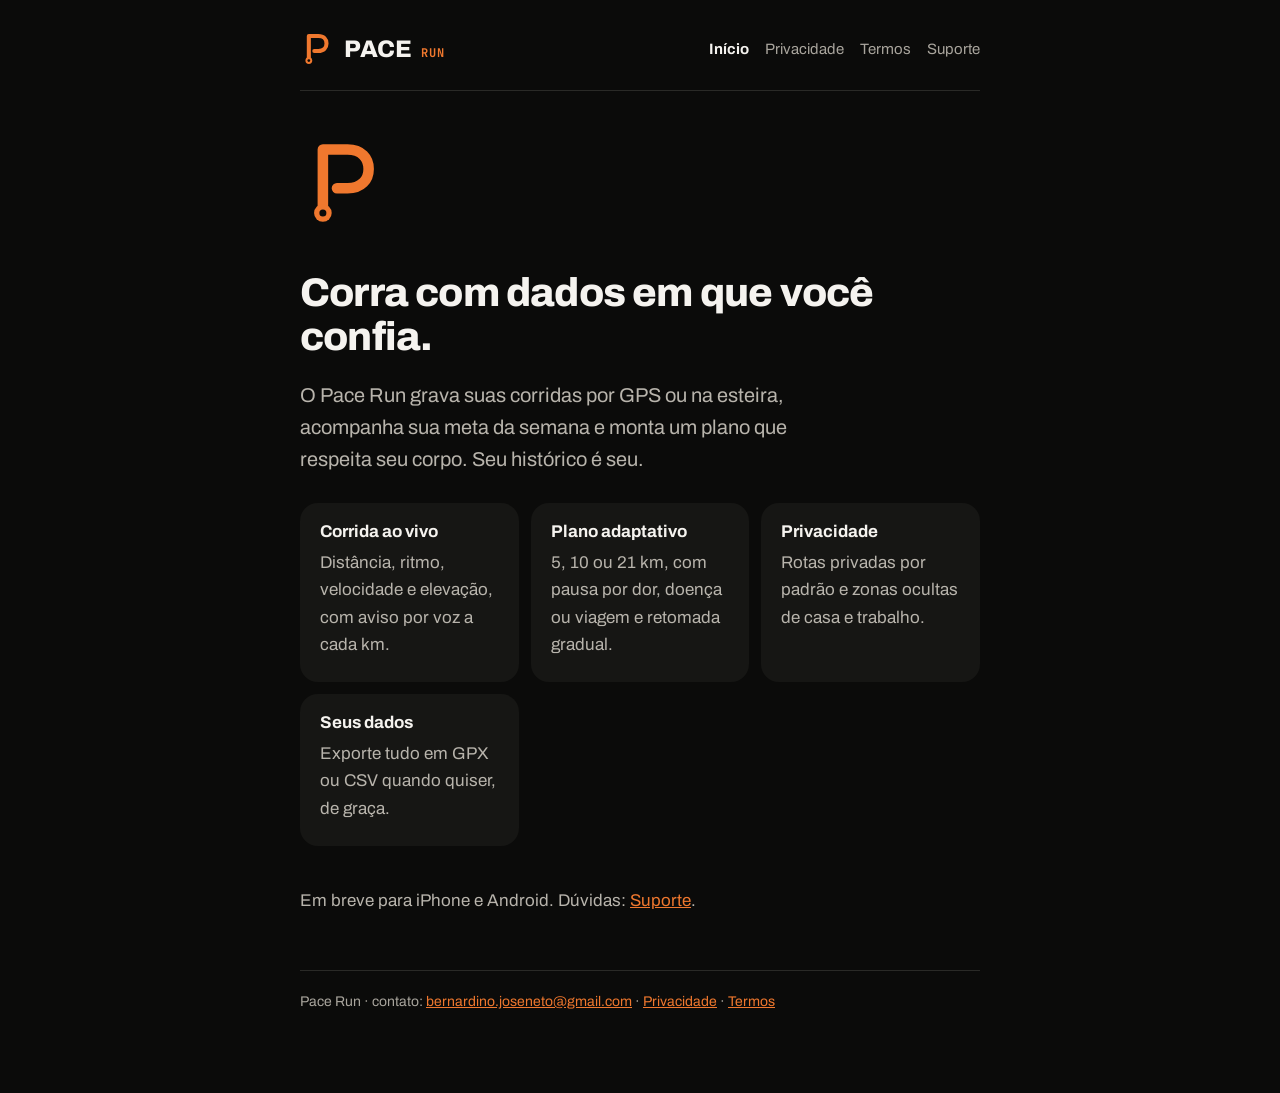
<file: index.html>
<!doctype html>
<html lang="pt-BR">
<head>
<meta charset="utf-8">
<meta name="viewport" content="width=device-width, initial-scale=1">
<title>Pace Run · app de corrida</title>
<meta name="description" content="App de corrida com GPS, metas semanais e plano adaptativo.">
<meta name="theme-color" content="#0B0B0A">
<link rel="icon" href="favicon.svg" type="image/svg+xml">
<link rel="preconnect" href="https://fonts.googleapis.com">
<link rel="preconnect" href="https://fonts.gstatic.com" crossorigin>
<link href="https://fonts.googleapis.com/css2?family=Archivo:wght@400;600;700;800&family=JetBrains+Mono:wght@600;700&display=swap" rel="stylesheet">
<link rel="stylesheet" href="style.css">
</head>
<body>
<main>
<header class="top">
<a class="brand" href="index.html" aria-label="Pace Run, início"><svg viewBox="0 0 100 100" aria-hidden="true"><defs><mask id="h"><rect x="-50" y="-50" width="200" height="200" fill="#fff"/><circle cx="30" cy="86" r="4" fill="#000"/></mask></defs><g mask="url(#h)" transform="translate(-4 -2)"><path d="M30 86 V14 H58 C74 14 82 24 82 36 C82 48 74 58 58 58 H46" fill="none" stroke="#F0782E" stroke-width="12" stroke-linecap="round" stroke-linejoin="round"/><circle cx="30" cy="86" r="10" fill="#F0782E"/></g></svg><b>PACE</b><span>RUN</span></a>
<nav aria-label="Páginas"><a href="index.html" aria-current="page">Início</a><a href="privacidade.html">Privacidade</a><a href="termos.html">Termos</a><a href="suporte.html">Suporte</a></nav>
</header>

<section class="hero">
<svg viewBox="0 0 100 100" aria-hidden="true"><defs><mask id="h"><rect x="-50" y="-50" width="200" height="200" fill="#fff"/><circle cx="30" cy="86" r="4" fill="#000"/></mask></defs><g mask="url(#h)" transform="translate(-4 -2)"><path d="M30 86 V14 H58 C74 14 82 24 82 36 C82 48 74 58 58 58 H46" fill="none" stroke="#F0782E" stroke-width="12" stroke-linecap="round" stroke-linejoin="round"/><circle cx="30" cy="86" r="10" fill="#F0782E"/></g></svg>
<h1>Corra com dados em que você confia.</h1>
<p class="lead">O Pace Run grava suas corridas por GPS ou na esteira, acompanha sua meta da semana e monta um plano que respeita seu corpo. Seu histórico é seu.</p>
<div class="grid">
<div class="card"><h3>Corrida ao vivo</h3><p>Distância, ritmo, velocidade e elevação, com aviso por voz a cada km.</p></div>
<div class="card"><h3>Plano adaptativo</h3><p>5, 10 ou 21 km, com pausa por dor, doença ou viagem e retomada gradual.</p></div>
<div class="card"><h3>Privacidade</h3><p>Rotas privadas por padrão e zonas ocultas de casa e trabalho.</p></div>
<div class="card"><h3>Seus dados</h3><p>Exporte tudo em GPX ou CSV quando quiser, de graça.</p></div>
</div>
</section>
<p>Em breve para iPhone e Android. Dúvidas: <a href="suporte.html">Suporte</a>.</p>

<footer>Pace Run · contato: <a href="mailto:bernardino.joseneto@gmail.com">bernardino.joseneto@gmail.com</a> · <a href="privacidade.html">Privacidade</a> · <a href="termos.html">Termos</a></footer>
</main>
</body>
</html>
</file>
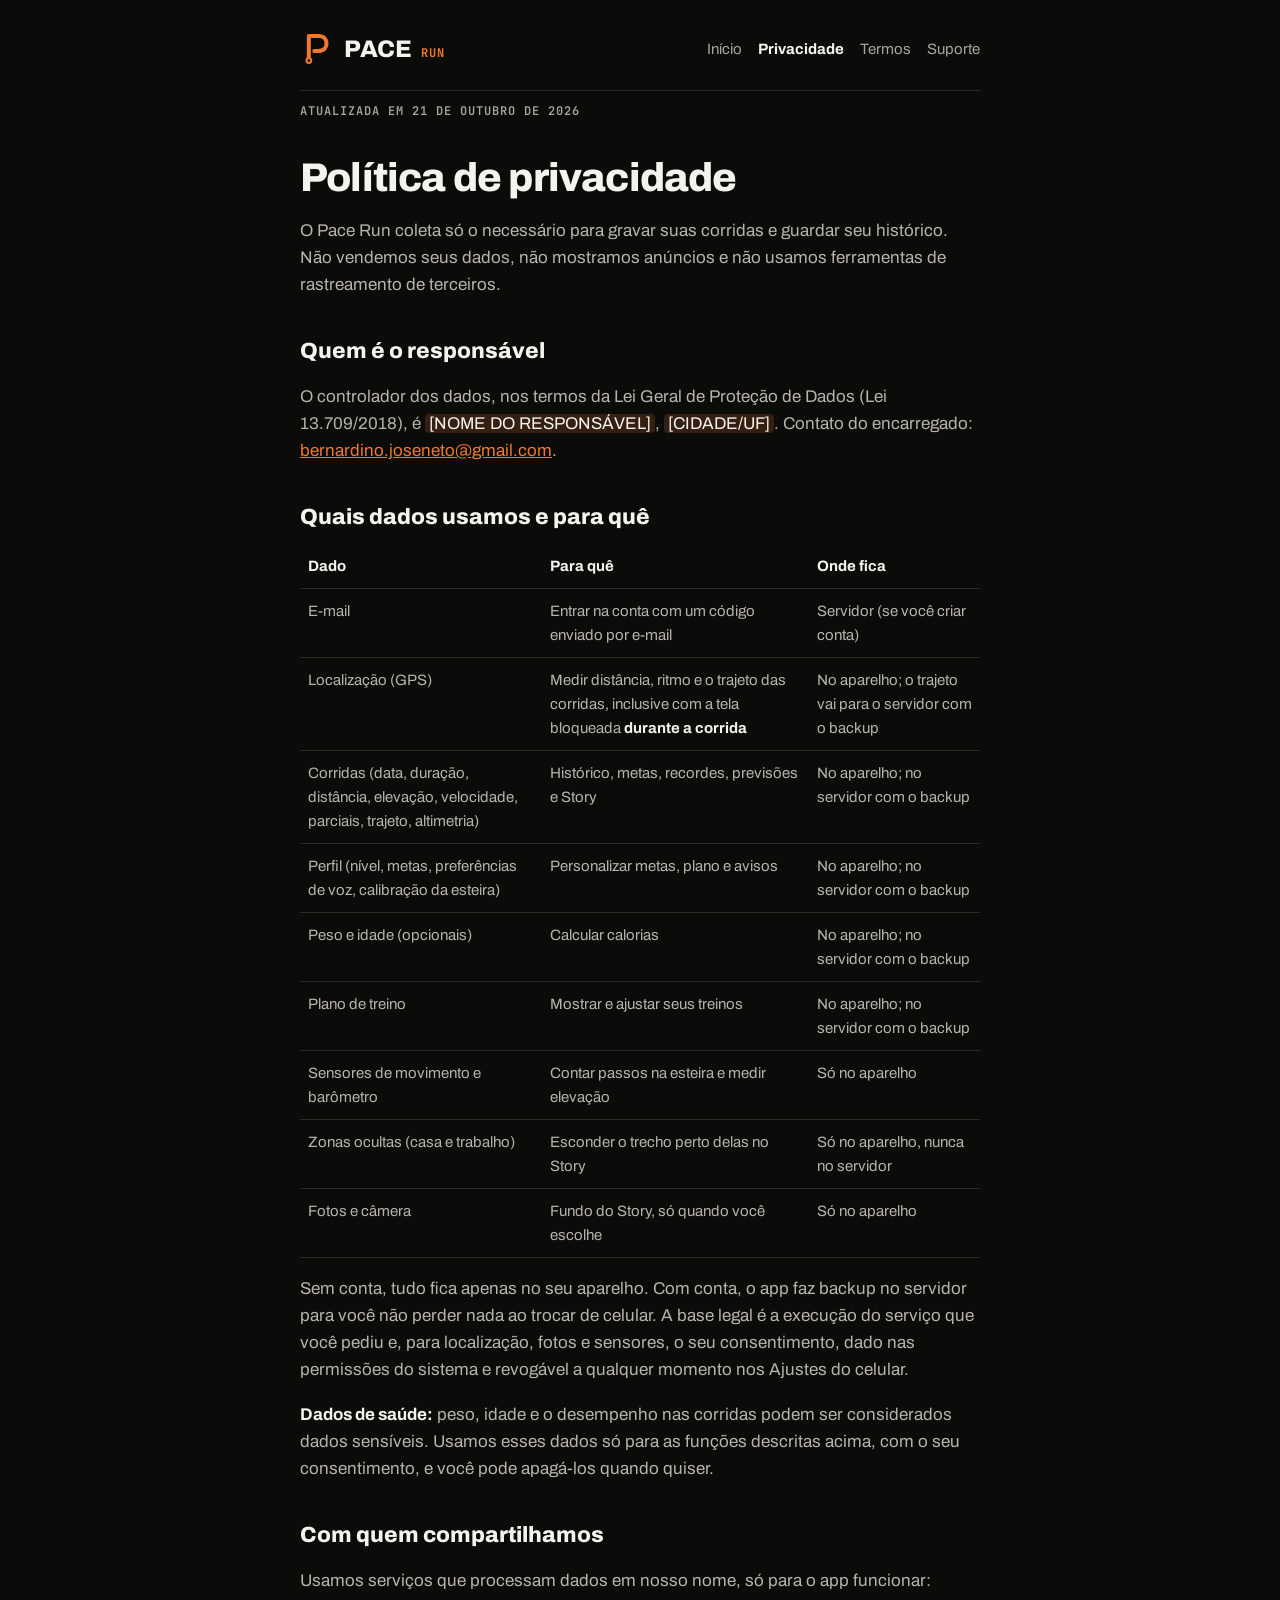
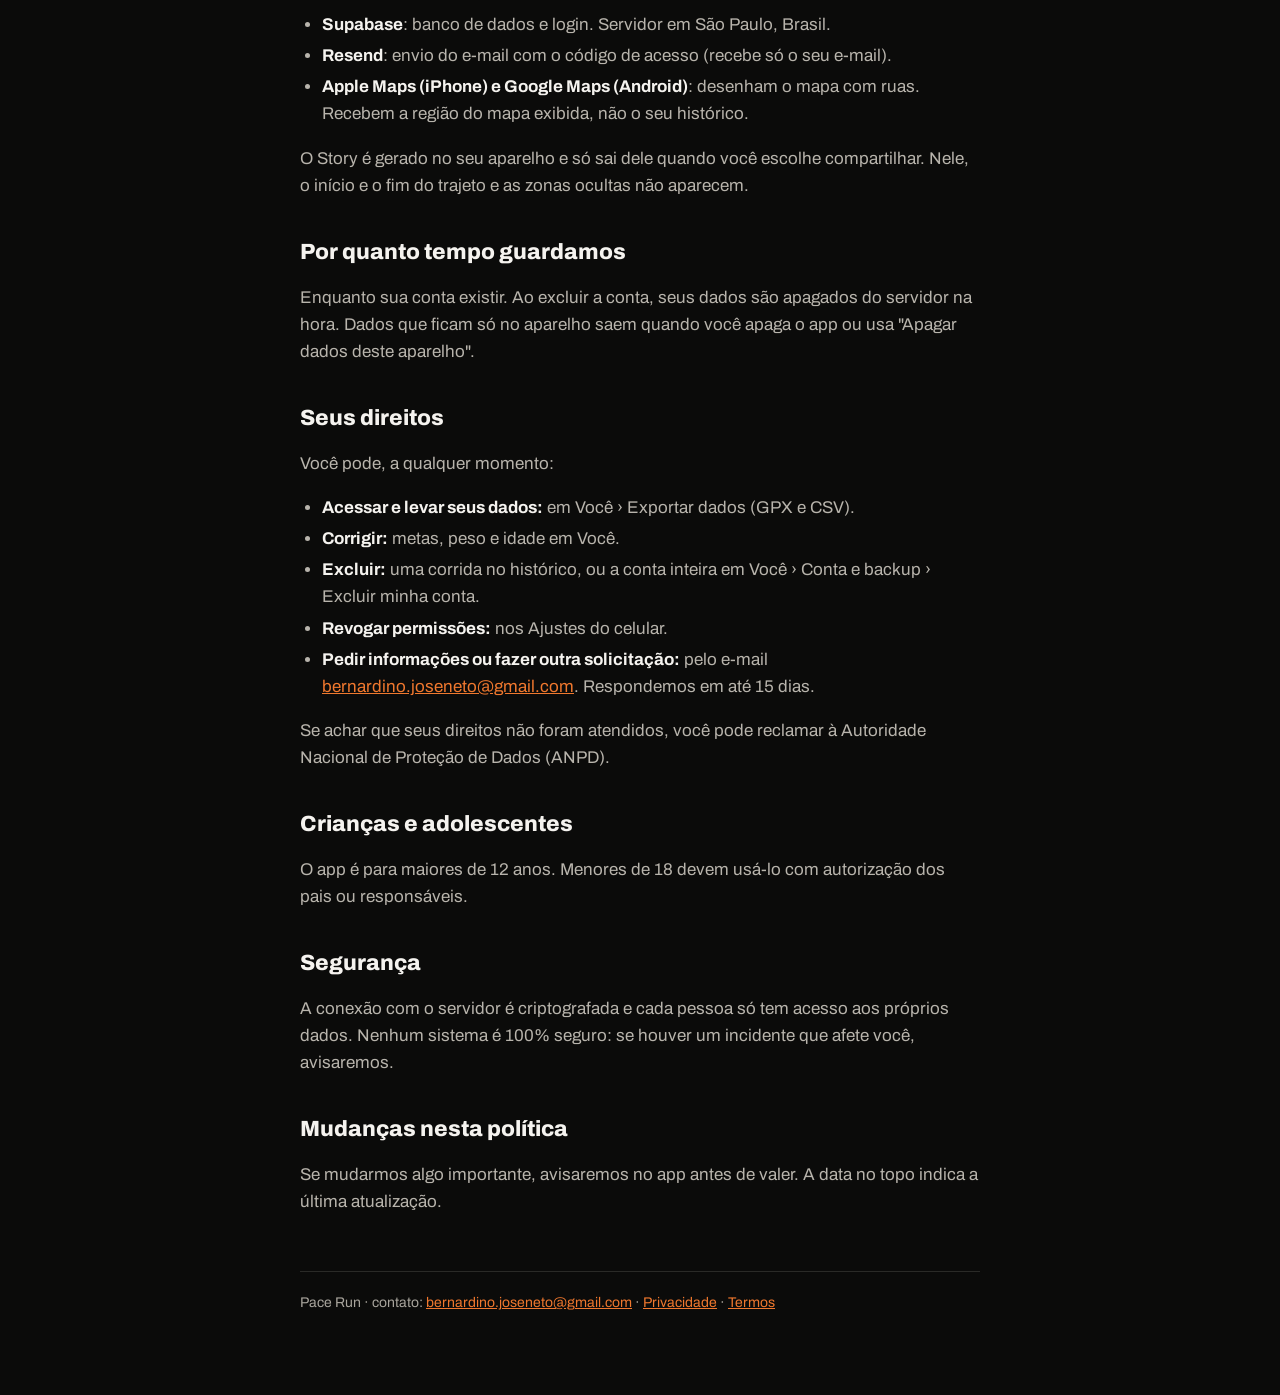
<file: privacidade.html>
<!doctype html>
<html lang="pt-BR">
<head>
<meta charset="utf-8">
<meta name="viewport" content="width=device-width, initial-scale=1">
<title>Política de privacidade · Pace Run</title>
<meta name="description" content="Como o Pace Run trata seus dados (LGPD).">
<meta name="theme-color" content="#0B0B0A">
<link rel="icon" href="favicon.svg" type="image/svg+xml">
<link rel="preconnect" href="https://fonts.googleapis.com">
<link rel="preconnect" href="https://fonts.gstatic.com" crossorigin>
<link href="https://fonts.googleapis.com/css2?family=Archivo:wght@400;600;700;800&family=JetBrains+Mono:wght@600;700&display=swap" rel="stylesheet">
<link rel="stylesheet" href="style.css">
</head>
<body>
<main>
<header class="top">
<a class="brand" href="index.html" aria-label="Pace Run, início"><svg viewBox="0 0 100 100" aria-hidden="true"><defs><mask id="h"><rect x="-50" y="-50" width="200" height="200" fill="#fff"/><circle cx="30" cy="86" r="4" fill="#000"/></mask></defs><g mask="url(#h)" transform="translate(-4 -2)"><path d="M30 86 V14 H58 C74 14 82 24 82 36 C82 48 74 58 58 58 H46" fill="none" stroke="#F0782E" stroke-width="12" stroke-linecap="round" stroke-linejoin="round"/><circle cx="30" cy="86" r="10" fill="#F0782E"/></g></svg><b>PACE</b><span>RUN</span></a>
<nav aria-label="Páginas"><a href="index.html">Início</a><a href="privacidade.html" aria-current="page">Privacidade</a><a href="termos.html">Termos</a><a href="suporte.html">Suporte</a></nav>
</header>

<p class="kicker">Atualizada em 21 de outubro de 2026</p>
<h1>Política de privacidade</h1>
<p>O Pace Run coleta só o necessário para gravar suas corridas e guardar seu histórico. Não vendemos seus dados, não mostramos anúncios e não usamos ferramentas de rastreamento de terceiros.</p>

<h2>Quem é o responsável</h2>
<p>O controlador dos dados, nos termos da Lei Geral de Proteção de Dados (Lei 13.709/2018), é <span class="todo">[NOME DO RESPONSÁVEL]</span>, <span class="todo">[CIDADE/UF]</span>. Contato do encarregado: <a href="mailto:bernardino.joseneto@gmail.com">bernardino.joseneto@gmail.com</a>.</p>

<h2>Quais dados usamos e para quê</h2>
<table>
<thead><tr><th>Dado</th><th>Para quê</th><th>Onde fica</th></tr></thead>
<tbody>
<tr><td>E-mail</td><td>Entrar na conta com um código enviado por e-mail</td><td>Servidor (se você criar conta)</td></tr>
<tr><td>Localização (GPS)</td><td>Medir distância, ritmo e o trajeto das corridas, inclusive com a tela bloqueada <strong>durante a corrida</strong></td><td>No aparelho; o trajeto vai para o servidor com o backup</td></tr>
<tr><td>Corridas (data, duração, distância, elevação, velocidade, parciais, trajeto, altimetria)</td><td>Histórico, metas, recordes, previsões e Story</td><td>No aparelho; no servidor com o backup</td></tr>
<tr><td>Perfil (nível, metas, preferências de voz, calibração da esteira)</td><td>Personalizar metas, plano e avisos</td><td>No aparelho; no servidor com o backup</td></tr>
<tr><td>Peso e idade (opcionais)</td><td>Calcular calorias</td><td>No aparelho; no servidor com o backup</td></tr>
<tr><td>Plano de treino</td><td>Mostrar e ajustar seus treinos</td><td>No aparelho; no servidor com o backup</td></tr>
<tr><td>Sensores de movimento e barômetro</td><td>Contar passos na esteira e medir elevação</td><td>Só no aparelho</td></tr>
<tr><td>Zonas ocultas (casa e trabalho)</td><td>Esconder o trecho perto delas no Story</td><td>Só no aparelho, nunca no servidor</td></tr>
<tr><td>Fotos e câmera</td><td>Fundo do Story, só quando você escolhe</td><td>Só no aparelho</td></tr>
</tbody>
</table>
<p>Sem conta, tudo fica apenas no seu aparelho. Com conta, o app faz backup no servidor para você não perder nada ao trocar de celular. A base legal é a execução do serviço que você pediu e, para localização, fotos e sensores, o seu consentimento, dado nas permissões do sistema e revogável a qualquer momento nos Ajustes do celular.</p>
<p><strong>Dados de saúde:</strong> peso, idade e o desempenho nas corridas podem ser considerados dados sensíveis. Usamos esses dados só para as funções descritas acima, com o seu consentimento, e você pode apagá-los quando quiser.</p>

<h2>Com quem compartilhamos</h2>
<p>Usamos serviços que processam dados em nosso nome, só para o app funcionar:</p>
<ul>
<li><strong>Supabase</strong>: banco de dados e login. Servidor em São Paulo, Brasil.</li>
<li><strong>Resend</strong>: envio do e-mail com o código de acesso (recebe só o seu e-mail).</li>
<li><strong>Apple Maps (iPhone) e Google Maps (Android)</strong>: desenham o mapa com ruas. Recebem a região do mapa exibida, não o seu histórico.</li>
</ul>
<p>O Story é gerado no seu aparelho e só sai dele quando você escolhe compartilhar. Nele, o início e o fim do trajeto e as zonas ocultas não aparecem.</p>

<h2>Por quanto tempo guardamos</h2>
<p>Enquanto sua conta existir. Ao excluir a conta, seus dados são apagados do servidor na hora. Dados que ficam só no aparelho saem quando você apaga o app ou usa "Apagar dados deste aparelho".</p>

<h2>Seus direitos</h2>
<p>Você pode, a qualquer momento:</p>
<ul>
<li><strong>Acessar e levar seus dados:</strong> em Você › Exportar dados (GPX e CSV).</li>
<li><strong>Corrigir:</strong> metas, peso e idade em Você.</li>
<li><strong>Excluir:</strong> uma corrida no histórico, ou a conta inteira em Você › Conta e backup › Excluir minha conta.</li>
<li><strong>Revogar permissões:</strong> nos Ajustes do celular.</li>
<li><strong>Pedir informações ou fazer outra solicitação:</strong> pelo e-mail <a href="mailto:bernardino.joseneto@gmail.com">bernardino.joseneto@gmail.com</a>. Respondemos em até 15 dias.</li>
</ul>
<p>Se achar que seus direitos não foram atendidos, você pode reclamar à Autoridade Nacional de Proteção de Dados (ANPD).</p>

<h2>Crianças e adolescentes</h2>
<p>O app é para maiores de 12 anos. Menores de 18 devem usá-lo com autorização dos pais ou responsáveis.</p>

<h2>Segurança</h2>
<p>A conexão com o servidor é criptografada e cada pessoa só tem acesso aos próprios dados. Nenhum sistema é 100% seguro: se houver um incidente que afete você, avisaremos.</p>

<h2>Mudanças nesta política</h2>
<p>Se mudarmos algo importante, avisaremos no app antes de valer. A data no topo indica a última atualização.</p>

<footer>Pace Run · contato: <a href="mailto:bernardino.joseneto@gmail.com">bernardino.joseneto@gmail.com</a> · <a href="privacidade.html">Privacidade</a> · <a href="termos.html">Termos</a></footer>
</main>
</body>
</html>
</file>
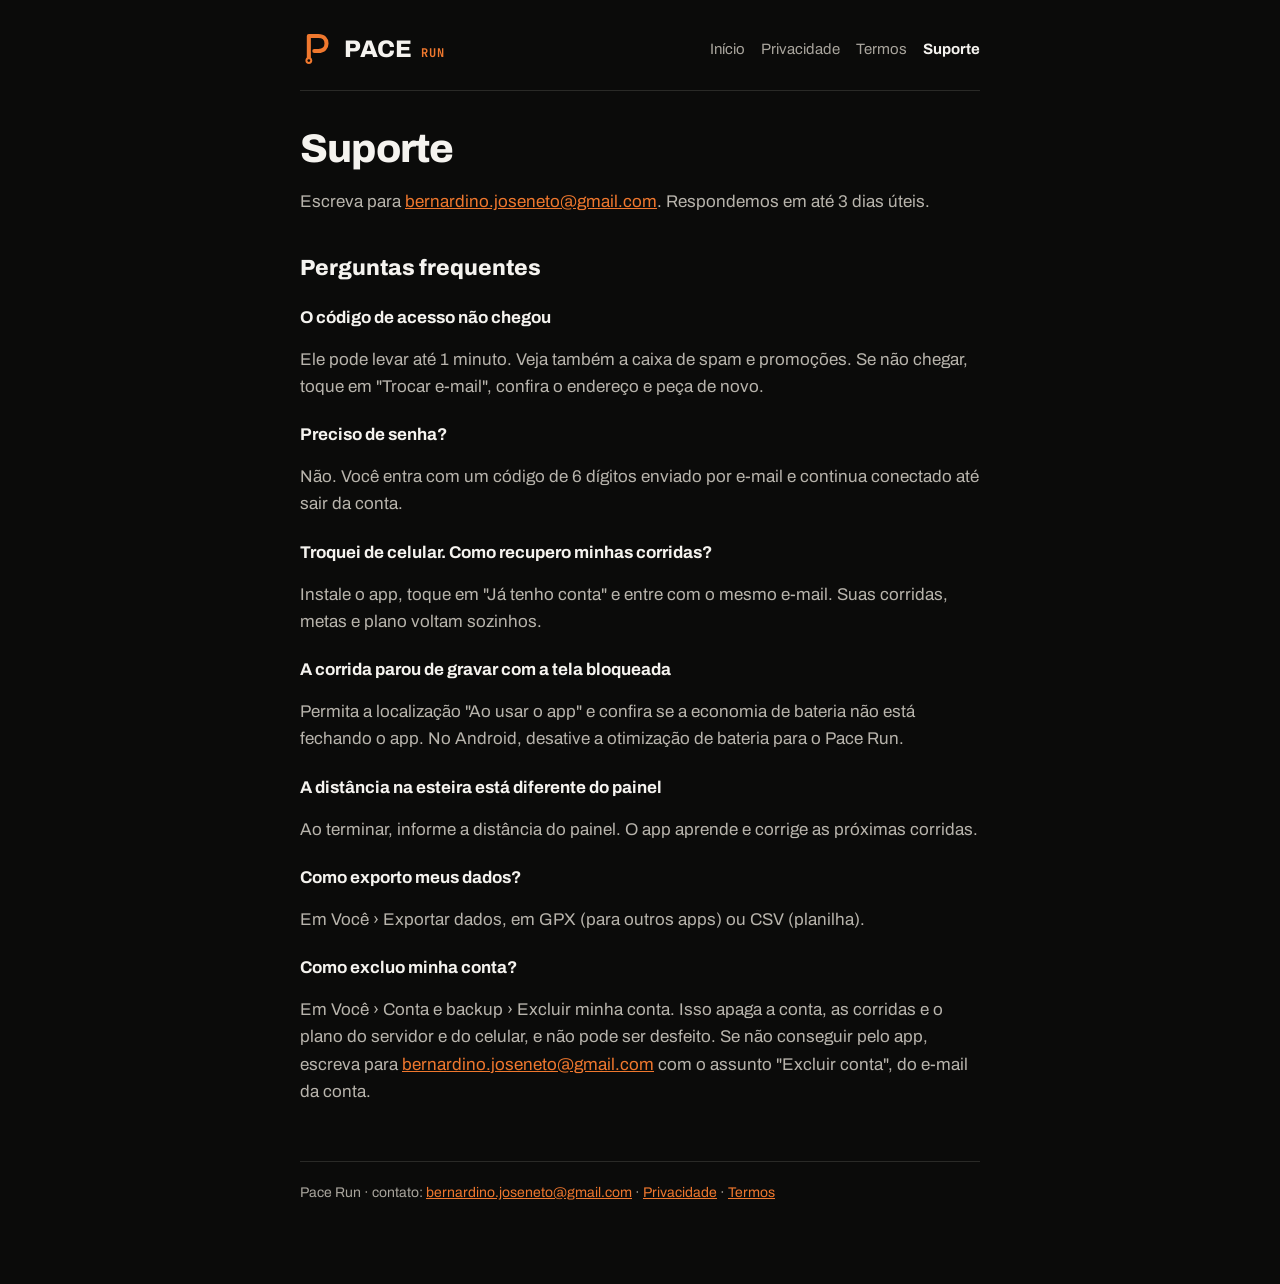
<file: suporte.html>
<!doctype html>
<html lang="pt-BR">
<head>
<meta charset="utf-8">
<meta name="viewport" content="width=device-width, initial-scale=1">
<title>Suporte · Pace Run</title>
<meta name="description" content="Ajuda e contato do Pace Run.">
<meta name="theme-color" content="#0B0B0A">
<link rel="icon" href="favicon.svg" type="image/svg+xml">
<link rel="preconnect" href="https://fonts.googleapis.com">
<link rel="preconnect" href="https://fonts.gstatic.com" crossorigin>
<link href="https://fonts.googleapis.com/css2?family=Archivo:wght@400;600;700;800&family=JetBrains+Mono:wght@600;700&display=swap" rel="stylesheet">
<link rel="stylesheet" href="style.css">
</head>
<body>
<main>
<header class="top">
<a class="brand" href="index.html" aria-label="Pace Run, início"><svg viewBox="0 0 100 100" aria-hidden="true"><defs><mask id="h"><rect x="-50" y="-50" width="200" height="200" fill="#fff"/><circle cx="30" cy="86" r="4" fill="#000"/></mask></defs><g mask="url(#h)" transform="translate(-4 -2)"><path d="M30 86 V14 H58 C74 14 82 24 82 36 C82 48 74 58 58 58 H46" fill="none" stroke="#F0782E" stroke-width="12" stroke-linecap="round" stroke-linejoin="round"/><circle cx="30" cy="86" r="10" fill="#F0782E"/></g></svg><b>PACE</b><span>RUN</span></a>
<nav aria-label="Páginas"><a href="index.html">Início</a><a href="privacidade.html">Privacidade</a><a href="termos.html">Termos</a><a href="suporte.html" aria-current="page">Suporte</a></nav>
</header>

<h1>Suporte</h1>
<p>Escreva para <a href="mailto:bernardino.joseneto@gmail.com">bernardino.joseneto@gmail.com</a>. Respondemos em até 3 dias úteis.</p>

<h2>Perguntas frequentes</h2>
<h3>O código de acesso não chegou</h3>
<p>Ele pode levar até 1 minuto. Veja também a caixa de spam e promoções. Se não chegar, toque em "Trocar e-mail", confira o endereço e peça de novo.</p>
<h3>Preciso de senha?</h3>
<p>Não. Você entra com um código de 6 dígitos enviado por e-mail e continua conectado até sair da conta.</p>
<h3>Troquei de celular. Como recupero minhas corridas?</h3>
<p>Instale o app, toque em "Já tenho conta" e entre com o mesmo e-mail. Suas corridas, metas e plano voltam sozinhos.</p>
<h3>A corrida parou de gravar com a tela bloqueada</h3>
<p>Permita a localização "Ao usar o app" e confira se a economia de bateria não está fechando o app. No Android, desative a otimização de bateria para o Pace Run.</p>
<h3>A distância na esteira está diferente do painel</h3>
<p>Ao terminar, informe a distância do painel. O app aprende e corrige as próximas corridas.</p>
<h3>Como exporto meus dados?</h3>
<p>Em Você › Exportar dados, em GPX (para outros apps) ou CSV (planilha).</p>
<h3>Como excluo minha conta?</h3>
<p>Em Você › Conta e backup › Excluir minha conta. Isso apaga a conta, as corridas e o plano do servidor e do celular, e não pode ser desfeito. Se não conseguir pelo app, escreva para <a href="mailto:bernardino.joseneto@gmail.com">bernardino.joseneto@gmail.com</a> com o assunto "Excluir conta", do e-mail da conta.</p>

<footer>Pace Run · contato: <a href="mailto:bernardino.joseneto@gmail.com">bernardino.joseneto@gmail.com</a> · <a href="privacidade.html">Privacidade</a> · <a href="termos.html">Termos</a></footer>
</main>
</body>
</html>
</file>
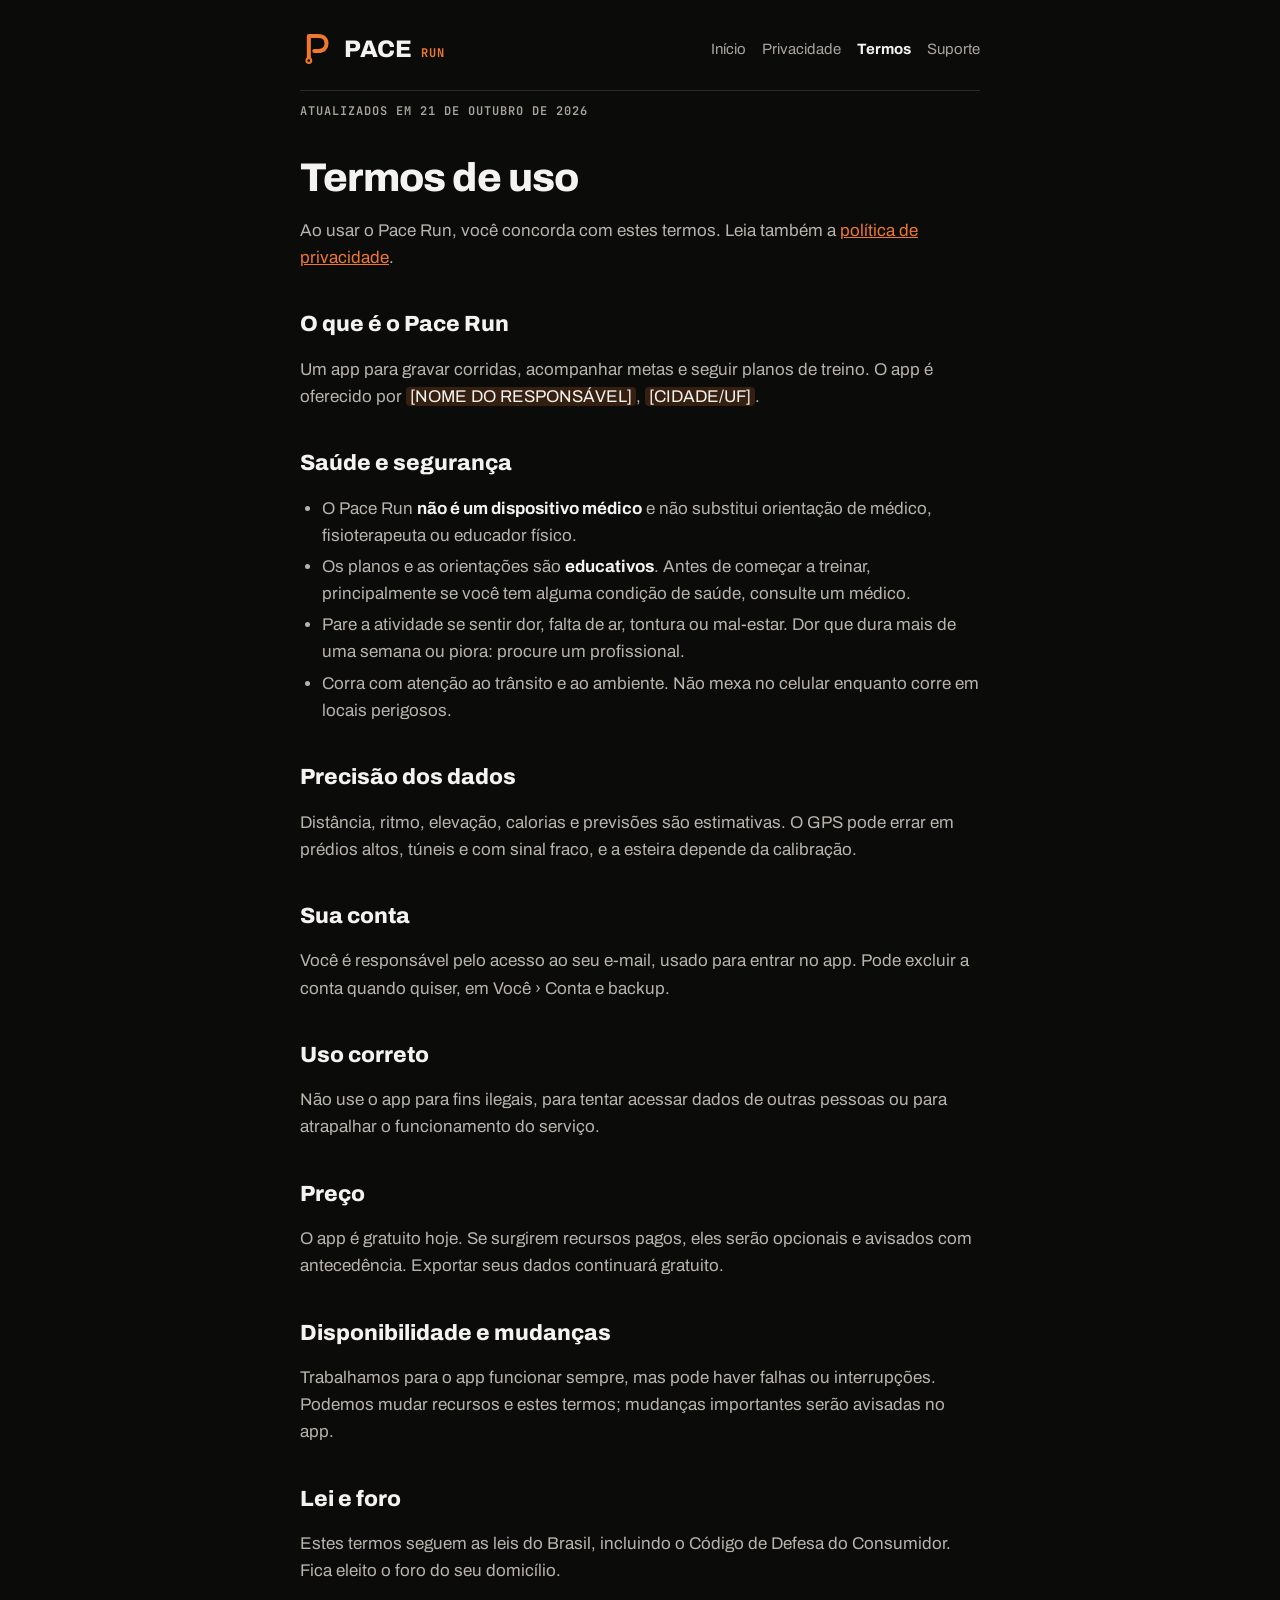
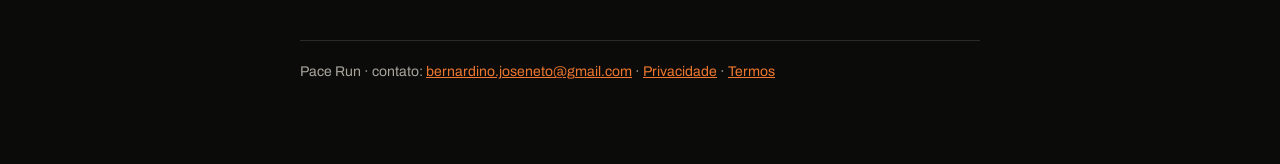
<file: termos.html>
<!doctype html>
<html lang="pt-BR">
<head>
<meta charset="utf-8">
<meta name="viewport" content="width=device-width, initial-scale=1">
<title>Termos de uso · Pace Run</title>
<meta name="description" content="Termos de uso do Pace Run.">
<meta name="theme-color" content="#0B0B0A">
<link rel="icon" href="favicon.svg" type="image/svg+xml">
<link rel="preconnect" href="https://fonts.googleapis.com">
<link rel="preconnect" href="https://fonts.gstatic.com" crossorigin>
<link href="https://fonts.googleapis.com/css2?family=Archivo:wght@400;600;700;800&family=JetBrains+Mono:wght@600;700&display=swap" rel="stylesheet">
<link rel="stylesheet" href="style.css">
</head>
<body>
<main>
<header class="top">
<a class="brand" href="index.html" aria-label="Pace Run, início"><svg viewBox="0 0 100 100" aria-hidden="true"><defs><mask id="h"><rect x="-50" y="-50" width="200" height="200" fill="#fff"/><circle cx="30" cy="86" r="4" fill="#000"/></mask></defs><g mask="url(#h)" transform="translate(-4 -2)"><path d="M30 86 V14 H58 C74 14 82 24 82 36 C82 48 74 58 58 58 H46" fill="none" stroke="#F0782E" stroke-width="12" stroke-linecap="round" stroke-linejoin="round"/><circle cx="30" cy="86" r="10" fill="#F0782E"/></g></svg><b>PACE</b><span>RUN</span></a>
<nav aria-label="Páginas"><a href="index.html">Início</a><a href="privacidade.html">Privacidade</a><a href="termos.html" aria-current="page">Termos</a><a href="suporte.html">Suporte</a></nav>
</header>

<p class="kicker">Atualizados em 21 de outubro de 2026</p>
<h1>Termos de uso</h1>
<p>Ao usar o Pace Run, você concorda com estes termos. Leia também a <a href="privacidade.html">política de privacidade</a>.</p>

<h2>O que é o Pace Run</h2>
<p>Um app para gravar corridas, acompanhar metas e seguir planos de treino. O app é oferecido por <span class="todo">[NOME DO RESPONSÁVEL]</span>, <span class="todo">[CIDADE/UF]</span>.</p>

<h2>Saúde e segurança</h2>
<ul>
<li>O Pace Run <strong>não é um dispositivo médico</strong> e não substitui orientação de médico, fisioterapeuta ou educador físico.</li>
<li>Os planos e as orientações são <strong>educativos</strong>. Antes de começar a treinar, principalmente se você tem alguma condição de saúde, consulte um médico.</li>
<li>Pare a atividade se sentir dor, falta de ar, tontura ou mal-estar. Dor que dura mais de uma semana ou piora: procure um profissional.</li>
<li>Corra com atenção ao trânsito e ao ambiente. Não mexa no celular enquanto corre em locais perigosos.</li>
</ul>

<h2>Precisão dos dados</h2>
<p>Distância, ritmo, elevação, calorias e previsões são estimativas. O GPS pode errar em prédios altos, túneis e com sinal fraco, e a esteira depende da calibração.</p>

<h2>Sua conta</h2>
<p>Você é responsável pelo acesso ao seu e-mail, usado para entrar no app. Pode excluir a conta quando quiser, em Você › Conta e backup.</p>

<h2>Uso correto</h2>
<p>Não use o app para fins ilegais, para tentar acessar dados de outras pessoas ou para atrapalhar o funcionamento do serviço.</p>

<h2>Preço</h2>
<p>O app é gratuito hoje. Se surgirem recursos pagos, eles serão opcionais e avisados com antecedência. Exportar seus dados continuará gratuito.</p>

<h2>Disponibilidade e mudanças</h2>
<p>Trabalhamos para o app funcionar sempre, mas pode haver falhas ou interrupções. Podemos mudar recursos e estes termos; mudanças importantes serão avisadas no app.</p>

<h2>Lei e foro</h2>
<p>Estes termos seguem as leis do Brasil, incluindo o Código de Defesa do Consumidor. Fica eleito o foro do seu domicílio.</p>

<footer>Pace Run · contato: <a href="mailto:bernardino.joseneto@gmail.com">bernardino.joseneto@gmail.com</a> · <a href="privacidade.html">Privacidade</a> · <a href="termos.html">Termos</a></footer>
</main>
</body>
</html>
</file>
<file: style.css>
:root {
  --bg: #0B0B0A; --surface: #161614; --line: #2A2A27; --text: #F5F3EF; --text2: #B8B4AC;
  --muted: #A9A59D; --accent: #F0782E;
}
* { box-sizing: border-box; }
html { -webkit-text-size-adjust: 100%; }
body {
  margin: 0; background: var(--bg); color: var(--text2);
  font: 400 17px/1.6 'Archivo', system-ui, -apple-system, sans-serif;
}
main { max-width: 720px; margin: 0 auto; padding: 32px 20px 80px; }
header.top { display: flex; align-items: center; justify-content: space-between; gap: 16px; padding-bottom: 24px; border-bottom: 1px solid var(--line); }
.brand { display: flex; align-items: center; gap: 10px; color: var(--text); text-decoration: none; }
.brand svg { width: 34px; height: 34px; }
.brand b { font: 800 24px/1 'Archivo', sans-serif; letter-spacing: -0.5px; }
.brand span { font: 700 12px/1 'JetBrains Mono', monospace; letter-spacing: 1px; color: var(--accent); margin-top: 8px; }
nav { display: flex; flex-wrap: wrap; gap: 4px 16px; font-size: 15px; }
nav a { color: var(--muted); text-decoration: none; }
nav a[aria-current] { color: var(--text); font-weight: 700; }
h1 { font: 800 clamp(30px, 6vw, 40px)/1.1 'Archivo', sans-serif; letter-spacing: -0.8px; color: var(--text); margin: 36px 0 8px; }
h2 { font: 800 22px/1.25 'Archivo', sans-serif; color: var(--text); margin: 40px 0 8px; }
h3 { font: 700 17px/1.3 'Archivo', sans-serif; color: var(--text); margin: 24px 0 4px; }
.kicker { font: 600 12px/1.4 'JetBrains Mono', monospace; letter-spacing: 1px; text-transform: uppercase; color: var(--muted); }
a { color: var(--accent); }
strong { color: var(--text); }
ul { padding-left: 22px; }
li { margin: 4px 0; }
.card { background: var(--surface); border-radius: 18px; padding: 18px 20px; margin: 16px 0; }
.card p { margin: 6px 0; }
table { width: 100%; border-collapse: collapse; margin: 12px 0; font-size: 15px; }
th, td { text-align: left; vertical-align: top; padding: 10px 8px; border-bottom: 1px solid var(--line); }
th { color: var(--text); font-weight: 700; }
.todo { background: rgba(240,120,46,.18); color: var(--text); padding: 0 4px; border-radius: 4px; }
.hero { padding: 48px 0 24px; }
.hero svg { width: 88px; height: 88px; }
.lead { font-size: 20px; color: var(--text2); max-width: 560px; }
.grid { display: grid; grid-template-columns: repeat(auto-fit, minmax(200px, 1fr)); gap: 12px; margin-top: 28px; }
.grid .card { margin: 0; }
.grid h3 { margin-top: 0; }
footer { margin-top: 56px; padding-top: 20px; border-top: 1px solid var(--line); font-size: 14px; color: var(--muted); }
@media (max-width: 480px) { nav { font-size: 14px; } table { font-size: 14px; } }
</file>
